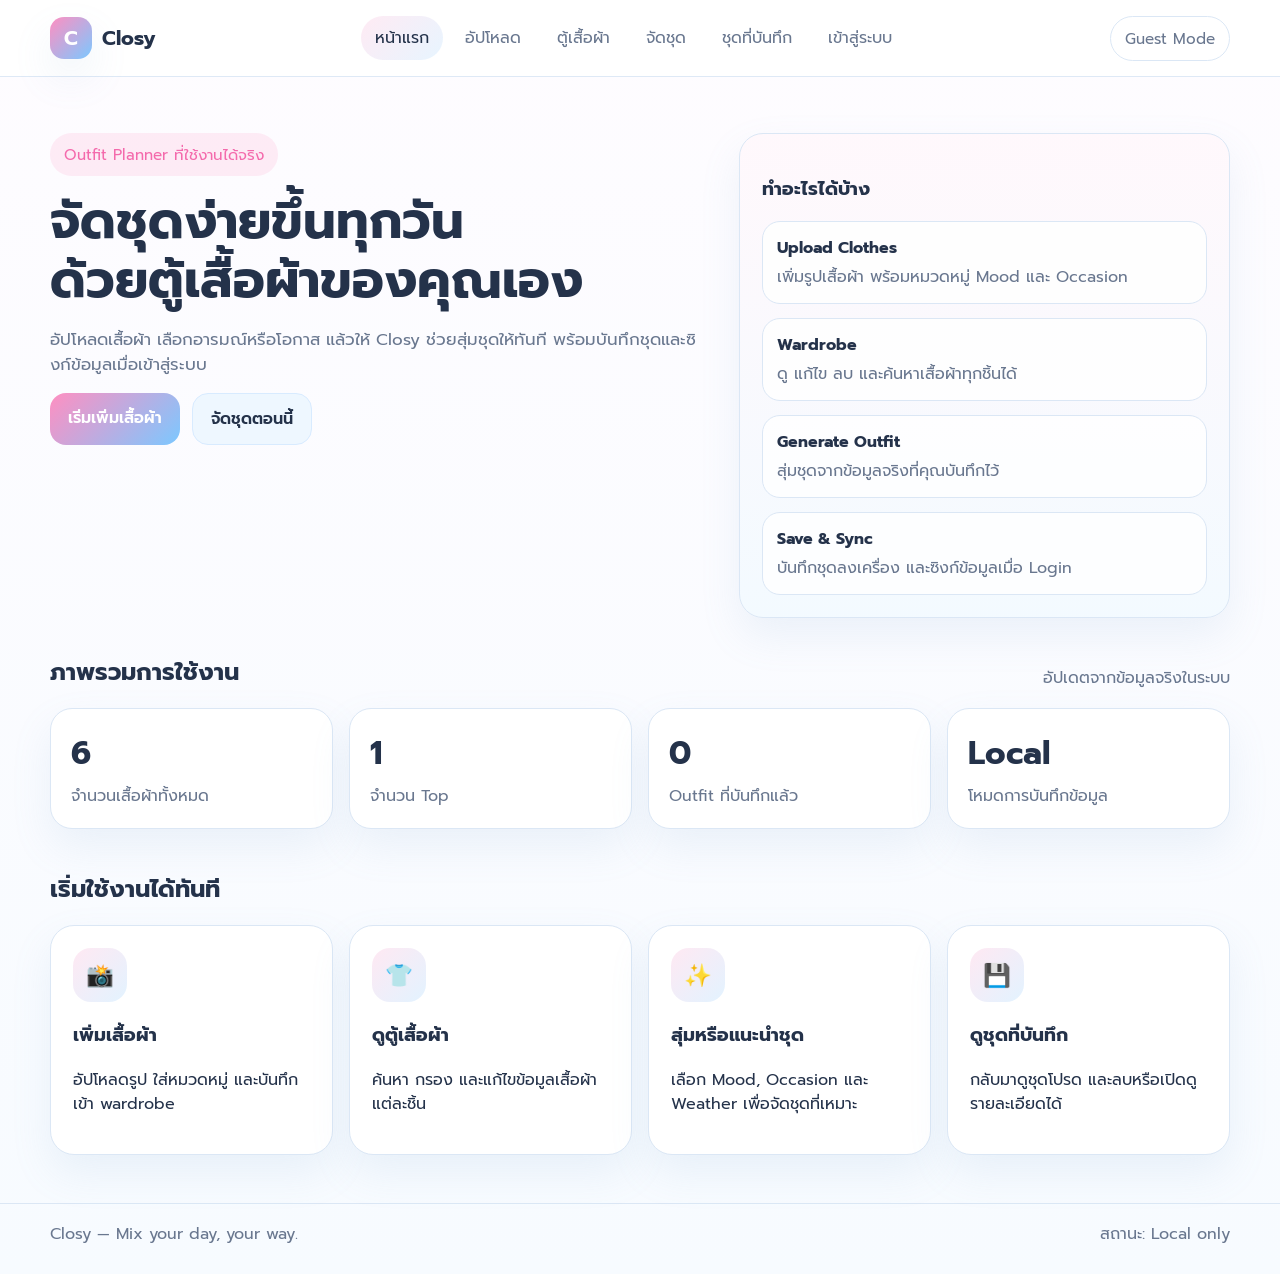
<file: index.html>
<!DOCTYPE html>
<html lang="th">
<head>
  <meta charset="UTF-8" />
  <meta name="viewport" content="width=device-width, initial-scale=1.0" />
  <title>Closy - หน้าแรก</title>
  <link rel="preconnect" href="https://fonts.googleapis.com">
  <link rel="preconnect" href="https://fonts.gstatic.com" crossorigin>
  <link href="https://fonts.googleapis.com/css2?family=Prompt:wght@300;400;500;600;700&display=swap" rel="stylesheet">
  <link rel="stylesheet" href="assets/css/style.css" />
</head>
<body data-page="home">
  <header class="site-header">
    <div class="container nav-wrap">
      <a class="logo" href="index.html">
        <span class="logo-badge">C</span>
        <span>Closy</span>
      </a>
      <nav class="main-nav">
        <a href="index.html" class="active">หน้าแรก</a>
        <a href="upload.html">อัปโหลด</a>
        <a href="wardrobe.html">ตู้เสื้อผ้า</a>
        <a href="generate.html">จัดชุด</a>
        <a href="saved.html">ชุดที่บันทึก</a>
        <a href="login.html">เข้าสู่ระบบ</a>
      </nav>
      <div class="nav-user" id="navUserBox"></div>
    </div>
  </header>

  <main>
    <section class="hero">
      <div class="container hero-grid">
        <div>
          <span class="pill">Outfit Planner ที่ใช้งานได้จริง</span>
          <h1>จัดชุดง่ายขึ้นทุกวัน<br>ด้วยตู้เสื้อผ้าของคุณเอง</h1>
          <p class="hero-text">
            อัปโหลดเสื้อผ้า เลือกอารมณ์หรือโอกาส แล้วให้ Closy ช่วยสุ่มชุดให้ทันที
            พร้อมบันทึกชุดและซิงก์ข้อมูลเมื่อเข้าสู่ระบบ
          </p>
          <div class="hero-actions">
            <a class="btn btn-primary" href="upload.html">เริ่มเพิ่มเสื้อผ้า</a>
            <a class="btn btn-secondary" href="generate.html">จัดชุดตอนนี้</a>
          </div>
        </div>
        <div class="hero-card card soft-gradient">
          <h3>ทำอะไรได้บ้าง</h3>
          <div class="feature-list">
            <div class="feature-item">
              <strong>Upload Clothes</strong>
              <span>เพิ่มรูปเสื้อผ้า พร้อมหมวดหมู่ Mood และ Occasion</span>
            </div>
            <div class="feature-item">
              <strong>Wardrobe</strong>
              <span>ดู แก้ไข ลบ และค้นหาเสื้อผ้าทุกชิ้นได้</span>
            </div>
            <div class="feature-item">
              <strong>Generate Outfit</strong>
              <span>สุ่มชุดจากข้อมูลจริงที่คุณบันทึกไว้</span>
            </div>
            <div class="feature-item">
              <strong>Save & Sync</strong>
              <span>บันทึกชุดลงเครื่อง และซิงก์ข้อมูลเมื่อ Login</span>
            </div>
          </div>
        </div>
      </div>
    </section>

    <section class="stats-section">
      <div class="container">
        <div class="section-title-row">
          <h2>ภาพรวมการใช้งาน</h2>
          <span class="subtle">อัปเดตจากข้อมูลจริงในระบบ</span>
        </div>
        <div class="stats-grid" id="homeStats"></div>
      </div>
    </section>

    <section class="container quick-section">
      <div class="section-title-row">
        <h2>เริ่มใช้งานได้ทันที</h2>
      </div>
      <div class="quick-grid">
        <a class="card quick-card" href="upload.html">
          <div class="icon-circle">📸</div>
          <h3>เพิ่มเสื้อผ้า</h3>
          <p>อัปโหลดรูป ใส่หมวดหมู่ และบันทึกเข้า wardrobe</p>
        </a>
        <a class="card quick-card" href="wardrobe.html">
          <div class="icon-circle">👕</div>
          <h3>ดูตู้เสื้อผ้า</h3>
          <p>ค้นหา กรอง และแก้ไขข้อมูลเสื้อผ้าแต่ละชิ้น</p>
        </a>
        <a class="card quick-card" href="generate.html">
          <div class="icon-circle">✨</div>
          <h3>สุ่มหรือแนะนำชุด</h3>
          <p>เลือก Mood, Occasion และ Weather เพื่อจัดชุดที่เหมาะ</p>
        </a>
        <a class="card quick-card" href="saved.html">
          <div class="icon-circle">💾</div>
          <h3>ดูชุดที่บันทึก</h3>
          <p>กลับมาดูชุดโปรด และลบหรือเปิดดูรายละเอียดได้</p>
        </a>
      </div>
    </section>
  </main>

  <footer class="site-footer">
    <div class="container footer-wrap">
      <span>Closy — Mix your day, your way.</span>
      <span id="syncFooterStatus"></span>
    </div>
  </footer>

  <div id="toastContainer" class="toast-container"></div>
  <script src="assets/js/storage.js"></script>
  <script src="assets/js/app.js"></script>
  <script src="assets/js/home.js"></script>
</body>
</html>
</file>
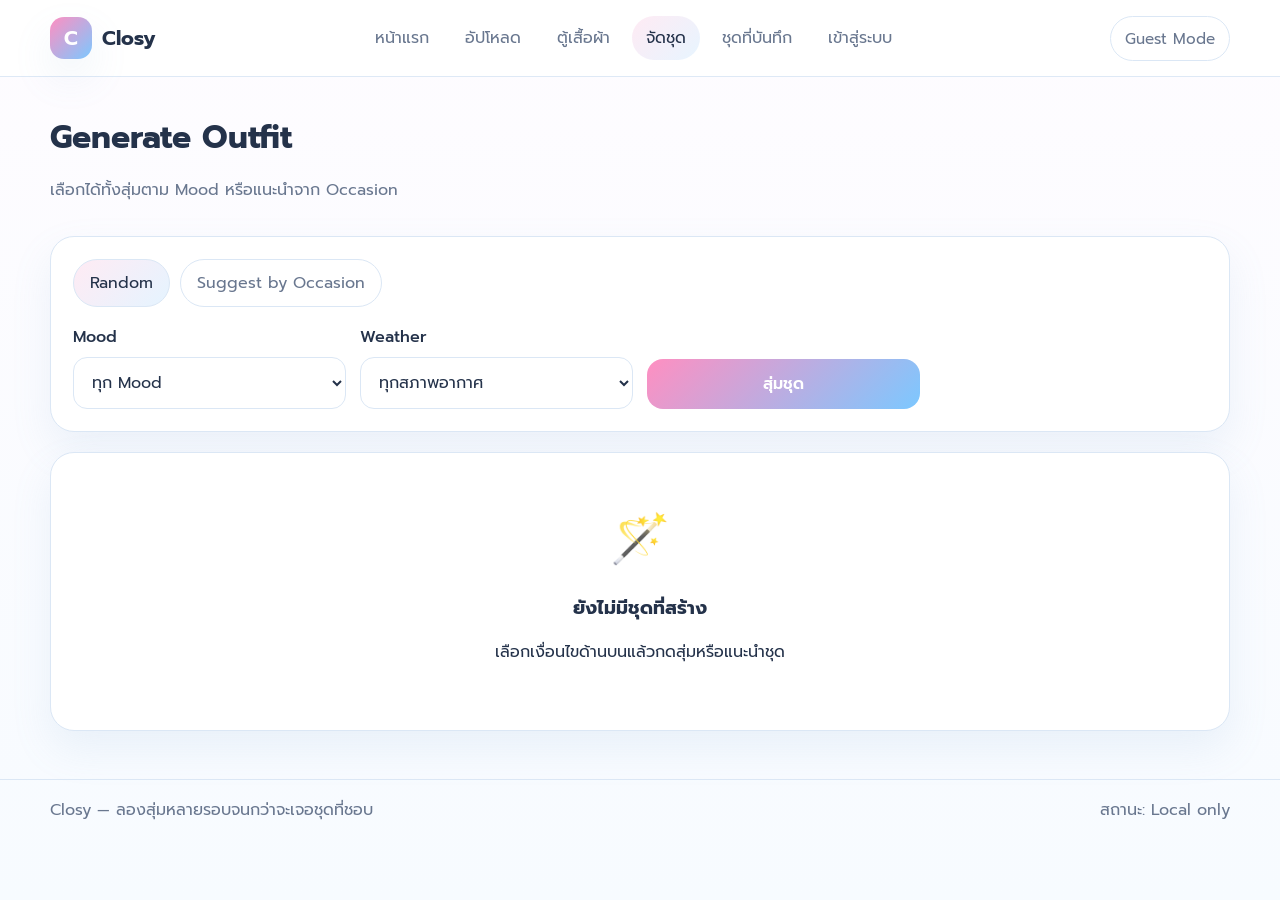
<file: generate.html>
<!DOCTYPE html>
<html lang="th">
<head>
  <meta charset="UTF-8" />
  <meta name="viewport" content="width=device-width, initial-scale=1.0" />
  <title>Closy - จัดชุด</title>
  <link rel="preconnect" href="https://fonts.googleapis.com">
  <link rel="preconnect" href="https://fonts.gstatic.com" crossorigin>
  <link href="https://fonts.googleapis.com/css2?family=Prompt:wght@300;400;500;600;700&display=swap" rel="stylesheet">
  <link rel="stylesheet" href="assets/css/style.css" />
</head>
<body data-page="generate">
  <header class="site-header">
    <div class="container nav-wrap">
      <a class="logo" href="index.html"><span class="logo-badge">C</span><span>Closy</span></a>
      <nav class="main-nav">
        <a href="index.html">หน้าแรก</a>
        <a href="upload.html">อัปโหลด</a>
        <a href="wardrobe.html">ตู้เสื้อผ้า</a>
        <a href="generate.html" class="active">จัดชุด</a>
        <a href="saved.html">ชุดที่บันทึก</a>
        <a href="login.html">เข้าสู่ระบบ</a>
      </nav>
      <div class="nav-user" id="navUserBox"></div>
    </div>
  </header>

  <main class="container page-section">
    <div class="section-title-row">
      <div>
        <h1>Generate Outfit</h1>
        <p class="subtle">เลือกได้ทั้งสุ่มตาม Mood หรือแนะนำจาก Occasion</p>
      </div>
    </div>

    <section class="card">
      <div class="tab-row">
        <button class="tab-btn active" data-tab="random">Random</button>
        <button class="tab-btn" data-tab="occasion">Suggest by Occasion</button>
      </div>

      <div id="randomPanel" class="tab-panel active">
        <div class="filter-grid compact">
          <div class="field">
            <label for="randomMood">Mood</label>
            <select id="randomMood"></select>
          </div>
          <div class="field">
            <label for="randomWeather">Weather</label>
            <select id="randomWeather">
              <option value="all">ทุกสภาพอากาศ</option>
              <option value="ร้อน">ร้อน</option>
              <option value="ฝนตก">ฝนตก</option>
              <option value="เย็น">เย็น</option>
              <option value="ได้ทุกสภาพอากาศ">ได้ทุกสภาพอากาศ</option>
            </select>
          </div>
          <div class="field align-end">
            <button class="btn btn-primary full-width" id="randomOutfitBtn">สุ่มชุด</button>
          </div>
        </div>
      </div>

      <div id="occasionPanel" class="tab-panel">
        <div class="filter-grid compact">
          <div class="field">
            <label for="occasionSelect">Occasion</label>
            <select id="occasionSelect"></select>
          </div>
          <div class="field">
            <label for="occasionMood">Mood</label>
            <select id="occasionMood"></select>
          </div>
          <div class="field">
            <label for="occasionWeather">Weather</label>
            <select id="occasionWeather">
              <option value="all">ทุกสภาพอากาศ</option>
              <option value="ร้อน">ร้อน</option>
              <option value="ฝนตก">ฝนตก</option>
              <option value="เย็น">เย็น</option>
              <option value="ได้ทุกสภาพอากาศ">ได้ทุกสภาพอากาศ</option>
            </select>
          </div>
          <div class="field align-end">
            <button class="btn btn-primary full-width" id="suggestOutfitBtn">แนะนำชุด</button>
          </div>
        </div>
      </div>
    </section>

    <section class="result-shell" id="resultShell">
      <div class="empty-state card" id="generateEmpty">
        <div class="empty-emoji">🪄</div>
        <h3>ยังไม่มีชุดที่สร้าง</h3>
        <p>เลือกเงื่อนไขด้านบนแล้วกดสุ่มหรือแนะนำชุด</p>
      </div>

      <div id="outfitResult" class="hidden">
        <div class="section-title-row">
          <div>
            <h2>Outfit Result</h2>
            <p class="subtle" id="outfitMeta"></p>
          </div>
          <div class="three-actions">
            <button class="btn btn-secondary" id="rerollBtn">สุ่มใหม่</button>
            <button class="btn btn-primary" id="saveOutfitBtn">บันทึกชุดนี้</button>
            <button class="btn btn-ghost" id="shareOutfitBtn">แชร์ข้อความ</button>
          </div>
        </div>

        <div class="outfit-grid" id="outfitGrid"></div>
      </div>
    </section>
  </main>

  <footer class="site-footer">
    <div class="container footer-wrap">
      <span>Closy — ลองสุ่มหลายรอบจนกว่าจะเจอชุดที่ชอบ</span>
      <span id="syncFooterStatus"></span>
    </div>
  </footer>

  <div id="toastContainer" class="toast-container"></div>
  <script src="assets/js/storage.js"></script>
  <script src="assets/js/app.js"></script>
  <script src="assets/js/generate.js"></script>
</body>
</html>
</file>
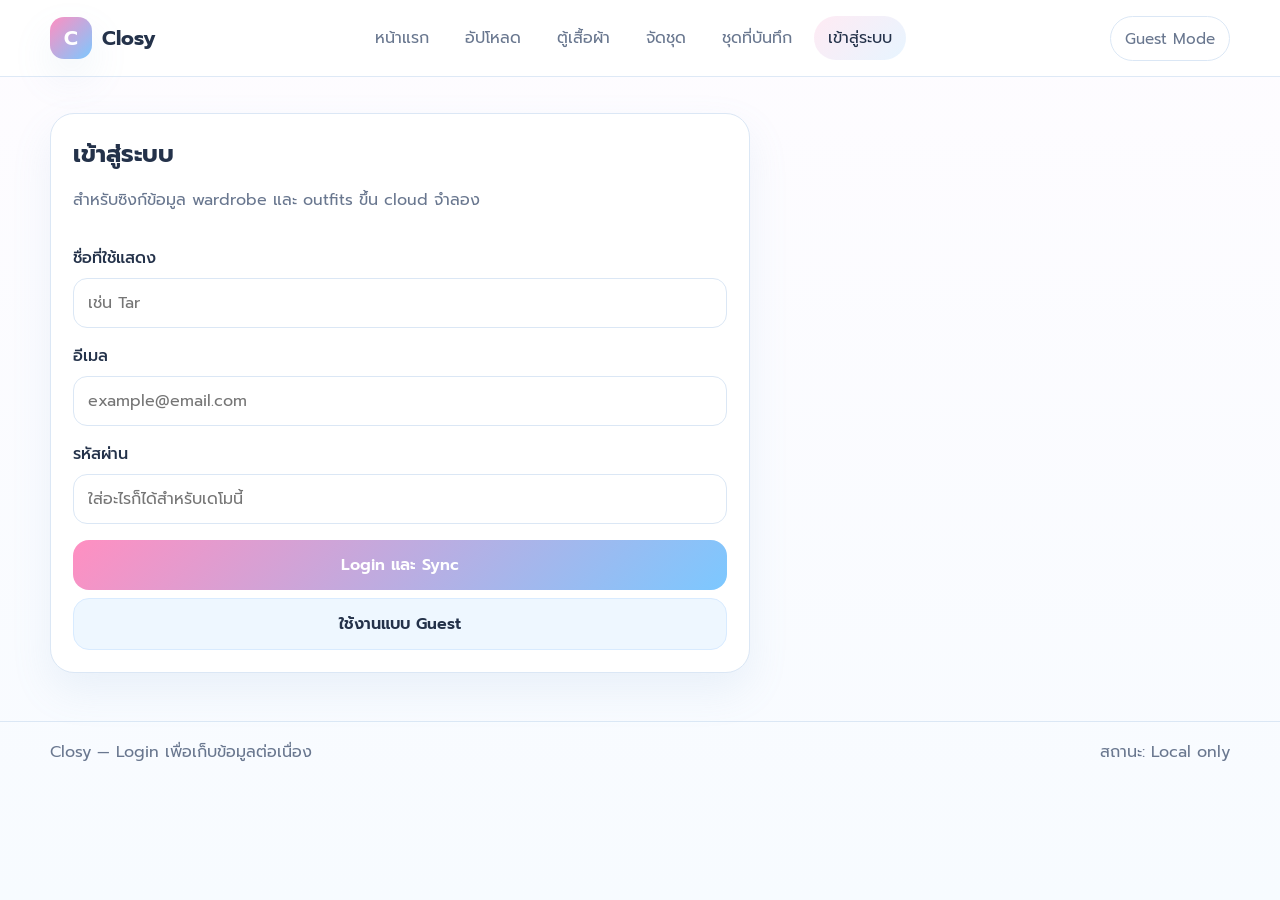
<file: login.html>
<!DOCTYPE html>
<html lang="th">
<head>
  <meta charset="UTF-8" />
  <meta name="viewport" content="width=device-width, initial-scale=1.0" />
  <title>Closy - เข้าสู่ระบบ</title>
  <link rel="preconnect" href="https://fonts.googleapis.com">
  <link rel="preconnect" href="https://fonts.gstatic.com" crossorigin>
  <link href="https://fonts.googleapis.com/css2?family=Prompt:wght@300;400;500;600;700&display=swap" rel="stylesheet">
  <link rel="stylesheet" href="assets/css/style.css" />
</head>
<body data-page="login">
  <header class="site-header">
    <div class="container nav-wrap">
      <a class="logo" href="index.html"><span class="logo-badge">C</span><span>Closy</span></a>
      <nav class="main-nav">
        <a href="index.html">หน้าแรก</a>
        <a href="upload.html">อัปโหลด</a>
        <a href="wardrobe.html">ตู้เสื้อผ้า</a>
        <a href="generate.html">จัดชุด</a>
        <a href="saved.html">ชุดที่บันทึก</a>
        <a href="login.html" class="active">เข้าสู่ระบบ</a>
      </nav>
      <div class="nav-user" id="navUserBox"></div>
    </div>
  </header>

  <main class="container page-section login-page">
    <section class="card login-card" id="loginCard">
      <div class="section-title-row login-head">
        <div>
          <h1>เข้าสู่ระบบ</h1>
          <p class="subtle">สำหรับซิงก์ข้อมูล wardrobe และ outfits ขึ้น cloud จำลอง</p>
        </div>
      </div>
      <form id="loginForm" class="form-grid">
        <div class="field full-width">
          <label for="displayName">ชื่อที่ใช้แสดง</label>
          <input id="displayName" type="text" placeholder="เช่น Tar" required />
        </div>
        <div class="field full-width">
          <label for="email">อีเมล</label>
          <input id="email" type="email" placeholder="example@email.com" required />
        </div>
        <div class="field full-width">
          <label for="password">รหัสผ่าน</label>
          <input id="password" type="password" placeholder="ใส่อะไรก็ได้สำหรับเดโมนี้" required />
        </div>
        <div class="field full-width form-actions two-buttons">
          <button class="btn btn-primary" type="submit">Login และ Sync</button>
          <button class="btn btn-secondary" type="button" id="guestBtn">ใช้งานแบบ Guest</button>
        </div>
      </form>
    </section>

    <section class="card profile-card hidden" id="profileCard">
      <div class="section-title-row">
        <div>
          <h1>โปรไฟล์ผู้ใช้</h1>
          <p class="subtle">สถานะการใช้งานปัจจุบัน</p>
        </div>
      </div>
      <div class="profile-grid" id="profileInfo"></div>
      <div class="two-buttons top-space">
        <button class="btn btn-secondary" id="forceSyncBtn">ซิงก์ข้อมูลอีกครั้ง</button>
        <button class="btn btn-ghost" id="logoutBtn">ออกจากระบบ</button>
      </div>
    </section>
  </main>

  <footer class="site-footer">
    <div class="container footer-wrap">
      <span>Closy — Login เพื่อเก็บข้อมูลต่อเนื่อง</span>
      <span id="syncFooterStatus"></span>
    </div>
  </footer>

  <div id="toastContainer" class="toast-container"></div>
  <script src="assets/js/storage.js"></script>
  <script src="assets/js/app.js"></script>
  <script src="assets/js/login.js"></script>
</body>
</html>
</file>
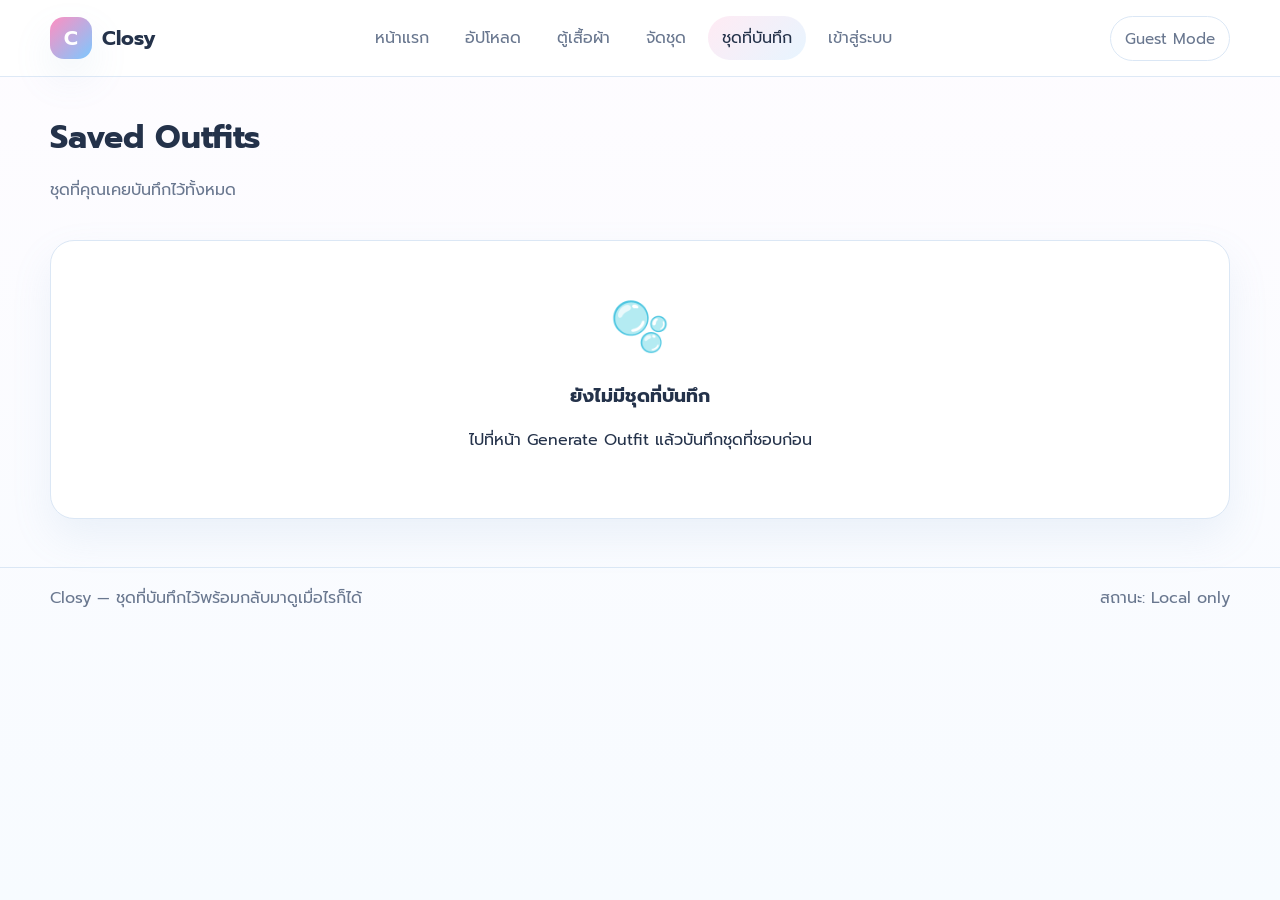
<file: saved.html>
<!DOCTYPE html>
<html lang="th">
<head>
  <meta charset="UTF-8" />
  <meta name="viewport" content="width=device-width, initial-scale=1.0" />
  <title>Closy - ชุดที่บันทึก</title>
  <link rel="preconnect" href="https://fonts.googleapis.com">
  <link rel="preconnect" href="https://fonts.gstatic.com" crossorigin>
  <link href="https://fonts.googleapis.com/css2?family=Prompt:wght@300;400;500;600;700&display=swap" rel="stylesheet">
  <link rel="stylesheet" href="assets/css/style.css" />
</head>
<body data-page="saved">
  <header class="site-header">
    <div class="container nav-wrap">
      <a class="logo" href="index.html"><span class="logo-badge">C</span><span>Closy</span></a>
      <nav class="main-nav">
        <a href="index.html">หน้าแรก</a>
        <a href="upload.html">อัปโหลด</a>
        <a href="wardrobe.html">ตู้เสื้อผ้า</a>
        <a href="generate.html">จัดชุด</a>
        <a href="saved.html" class="active">ชุดที่บันทึก</a>
        <a href="login.html">เข้าสู่ระบบ</a>
      </nav>
      <div class="nav-user" id="navUserBox"></div>
    </div>
  </header>

  <main class="container page-section">
    <div class="section-title-row">
      <div>
        <h1>Saved Outfits</h1>
        <p class="subtle">ชุดที่คุณเคยบันทึกไว้ทั้งหมด</p>
      </div>
    </div>

    <section id="savedList" class="saved-grid"></section>
  </main>

  <div class="modal hidden" id="savedDetailModal">
    <div class="modal-content">
      <div class="modal-header">
        <h2>รายละเอียดชุด</h2>
        <button class="icon-btn" id="closeSavedDetailModal">✕</button>
      </div>
      <div id="savedDetailContent"></div>
    </div>
  </div>

  <footer class="site-footer">
    <div class="container footer-wrap">
      <span>Closy — ชุดที่บันทึกไว้พร้อมกลับมาดูเมื่อไรก็ได้</span>
      <span id="syncFooterStatus"></span>
    </div>
  </footer>

  <div id="toastContainer" class="toast-container"></div>
  <script src="assets/js/storage.js"></script>
  <script src="assets/js/app.js"></script>
  <script src="assets/js/saved.js"></script>
</body>
</html>
</file>
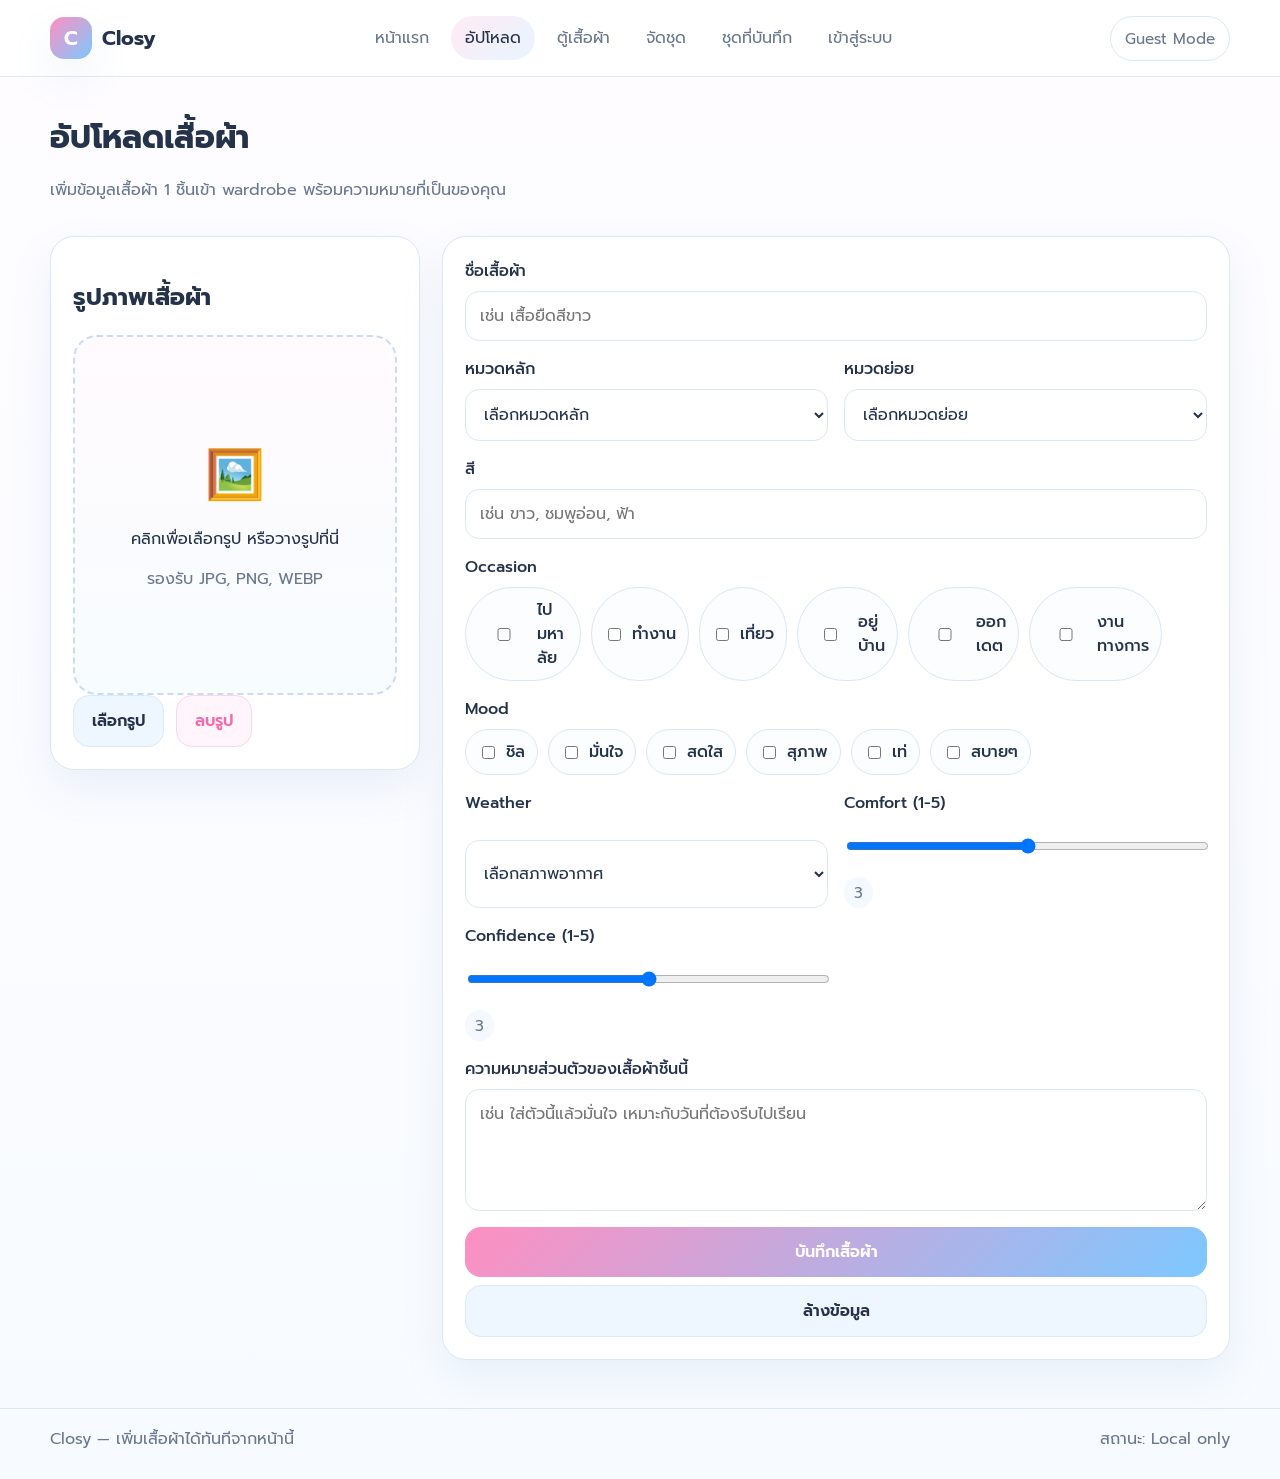
<file: upload.html>
<!DOCTYPE html>
<html lang="th">
<head>
  <meta charset="UTF-8" />
  <meta name="viewport" content="width=device-width, initial-scale=1.0" />
  <title>Closy - อัปโหลดเสื้อผ้า</title>
  <link rel="preconnect" href="https://fonts.googleapis.com">
  <link rel="preconnect" href="https://fonts.gstatic.com" crossorigin>
  <link href="https://fonts.googleapis.com/css2?family=Prompt:wght@300;400;500;600;700&display=swap" rel="stylesheet">
  <link rel="stylesheet" href="assets/css/style.css" />
</head>
<body data-page="upload">
  <header class="site-header">
    <div class="container nav-wrap">
      <a class="logo" href="index.html"><span class="logo-badge">C</span><span>Closy</span></a>
      <nav class="main-nav">
        <a href="index.html">หน้าแรก</a>
        <a href="upload.html" class="active">อัปโหลด</a>
        <a href="wardrobe.html">ตู้เสื้อผ้า</a>
        <a href="generate.html">จัดชุด</a>
        <a href="saved.html">ชุดที่บันทึก</a>
        <a href="login.html">เข้าสู่ระบบ</a>
      </nav>
      <div class="nav-user" id="navUserBox"></div>
    </div>
  </header>

  <main class="container page-section">
    <div class="section-title-row">
      <div>
        <h1>อัปโหลดเสื้อผ้า</h1>
        <p class="subtle">เพิ่มข้อมูลเสื้อผ้า 1 ชิ้นเข้า wardrobe พร้อมความหมายที่เป็นของคุณ</p>
      </div>
    </div>

    <div class="upload-layout">
      <section class="card upload-preview-card">
        <h2>รูปภาพเสื้อผ้า</h2>
        <label class="upload-box" id="uploadBox">
          <input type="file" id="itemImage" accept="image/*" hidden />
          <div id="uploadPlaceholder">
            <div class="upload-emoji">🖼️</div>
            <p>คลิกเพื่อเลือกรูป หรือวางรูปที่นี่</p>
            <span class="subtle">รองรับ JPG, PNG, WEBP</span>
          </div>
          <img id="previewImage" alt="Preview" class="preview-image hidden" />
        </label>
        <div class="upload-actions two-buttons">
          <button class="btn btn-secondary" type="button" id="changeImageBtn">เลือกรูป</button>
          <button class="btn btn-ghost" type="button" id="removeImageBtn">ลบรูป</button>
        </div>
      </section>

      <section class="card form-card">
        <form id="itemForm" class="form-grid">
          <div class="field full-width">
            <label for="itemName">ชื่อเสื้อผ้า</label>
            <input id="itemName" name="itemName" type="text" placeholder="เช่น เสื้อยืดสีขาว" required />
          </div>

          <div class="field">
            <label for="mainCategory">หมวดหลัก</label>
            <select id="mainCategory" name="mainCategory" required>
              <option value="">เลือกหมวดหลัก</option>
              <option value="Top">Top</option>
              <option value="Bottom">Bottom</option>
              <option value="Shoes">Shoes</option>
              <option value="Outerwear">Outerwear</option>
            </select>
          </div>

          <div class="field">
            <label for="subCategory">หมวดย่อย</label>
            <select id="subCategory" name="subCategory" required>
              <option value="">เลือกหมวดย่อย</option>
            </select>
          </div>

          <div class="field full-width">
            <label for="color">สี</label>
            <input id="color" name="color" type="text" placeholder="เช่น ขาว, ชมพูอ่อน, ฟ้า" required />
          </div>

          <div class="field full-width">
            <label>Occasion</label>
            <div class="checkbox-grid" id="occasionGroup"></div>
          </div>

          <div class="field full-width">
            <label>Mood</label>
            <div class="checkbox-grid" id="moodGroup"></div>
          </div>

          <div class="field">
            <label for="weather">Weather</label>
            <select id="weather" name="weather" required>
              <option value="">เลือกสภาพอากาศ</option>
              <option value="ร้อน">ร้อน</option>
              <option value="ฝนตก">ฝนตก</option>
              <option value="เย็น">เย็น</option>
              <option value="ได้ทุกสภาพอากาศ">ได้ทุกสภาพอากาศ</option>
            </select>
          </div>

          <div class="field">
            <label for="comfort">Comfort (1-5)</label>
            <input id="comfort" name="comfort" type="range" min="1" max="5" value="3" />
            <div class="range-value" id="comfortValue">3</div>
          </div>

          <div class="field">
            <label for="confidence">Confidence (1-5)</label>
            <input id="confidence" name="confidence" type="range" min="1" max="5" value="3" />
            <div class="range-value" id="confidenceValue">3</div>
          </div>

          <div class="field full-width">
            <label for="meaning">ความหมายส่วนตัวของเสื้อผ้าชิ้นนี้</label>
            <textarea id="meaning" name="meaning" rows="4" placeholder="เช่น ใส่ตัวนี้แล้วมั่นใจ เหมาะกับวันที่ต้องรีบไปเรียน"></textarea>
          </div>

          <div class="field full-width form-actions two-buttons">
            <button class="btn btn-primary" type="submit" id="saveItemBtn">บันทึกเสื้อผ้า</button>
            <button class="btn btn-secondary" type="reset" id="resetItemBtn">ล้างข้อมูล</button>
          </div>
        </form>
      </section>
    </div>
  </main>

  <footer class="site-footer">
    <div class="container footer-wrap">
      <span>Closy — เพิ่มเสื้อผ้าได้ทันทีจากหน้านี้</span>
      <span id="syncFooterStatus"></span>
    </div>
  </footer>

  <div id="toastContainer" class="toast-container"></div>
  <script src="assets/js/storage.js"></script>
  <script src="assets/js/app.js"></script>
  <script src="assets/js/upload.js"></script>
</body>
</html>
</file>
<file: assets/css/style.css>
:root {
  --bg: #f9fcff;
  --surface: #ffffff;
  --surface-soft: #fef7fb;
  --text: #24324a;
  --muted: #69778f;
  --border: #dbe7f5;
  --pink: #ff8fc1;
  --pink-dark: #f46aac;
  --blue: #7cc8ff;
  --blue-dark: #57afed;
  --mint: #e7f7ff;
  --danger: #ff6b81;
  --success: #37b37e;
  --shadow: 0 18px 40px rgba(125, 161, 205, 0.12);
  --radius: 24px;
}

* { box-sizing: border-box; }
html, body { margin: 0; padding: 0; }
body {
  font-family: 'Prompt', sans-serif;
  background: linear-gradient(180deg, #fefcff 0%, #f7fbff 100%);
  color: var(--text);
  min-height: 100vh;
}
img { max-width: 100%; display: block; }
a { color: inherit; text-decoration: none; }
button, input, select, textarea { font: inherit; }
button { cursor: pointer; }

.container {
  width: min(1180px, calc(100% - 32px));
  margin: 0 auto;
}

.site-header {
  position: sticky;
  top: 0;
  z-index: 20;
  background: rgba(255,255,255,0.85);
  backdrop-filter: blur(12px);
  border-bottom: 1px solid rgba(219, 231, 245, 0.9);
}

.nav-wrap {
  min-height: 76px;
  display: flex;
  align-items: center;
  gap: 20px;
  justify-content: space-between;
}

.logo {
  display: flex;
  align-items: center;
  gap: 10px;
  font-size: 1.25rem;
  font-weight: 700;
}

.logo-badge {
  width: 42px;
  height: 42px;
  display: inline-grid;
  place-items: center;
  border-radius: 14px;
  background: linear-gradient(135deg, var(--pink), var(--blue));
  color: white;
  box-shadow: var(--shadow);
}

.main-nav {
  display: flex;
  flex-wrap: wrap;
  align-items: center;
  gap: 8px;
}

.main-nav a {
  padding: 10px 14px;
  border-radius: 999px;
  color: var(--muted);
  transition: 0.2s ease;
}

.main-nav a:hover,
.main-nav a.active {
  color: var(--text);
  background: linear-gradient(135deg, rgba(255,143,193,0.18), rgba(124,200,255,0.18));
}

.nav-user {
  min-width: 120px;
  display: flex;
  justify-content: flex-end;
}

.user-chip {
  padding: 10px 14px;
  border-radius: 999px;
  background: var(--surface);
  border: 1px solid var(--border);
  color: var(--muted);
  font-size: 0.95rem;
}

.hero { padding: 56px 0 26px; }
.hero-grid {
  display: grid;
  grid-template-columns: 1.15fr 0.85fr;
  gap: 24px;
  align-items: stretch;
}
.hero h1 {
  font-size: clamp(2rem, 4vw, 3.6rem);
  line-height: 1.15;
  margin: 16px 0;
}
.hero-text { color: var(--muted); font-size: 1.05rem; max-width: 720px; }
.hero-actions, .two-buttons, .three-actions {
  display: flex; gap: 12px; flex-wrap: wrap;
}
.pill {
  display: inline-block;
  background: rgba(255,143,193,0.16);
  color: var(--pink-dark);
  padding: 10px 14px;
  border-radius: 999px;
  font-size: 0.95rem;
}
.card {
  background: var(--surface);
  border: 1px solid var(--border);
  border-radius: var(--radius);
  box-shadow: var(--shadow);
  padding: 22px;
}
.soft-gradient {
  background: linear-gradient(180deg, rgba(255,248,252,0.98), rgba(243,250,255,0.98));
}
.feature-list { display: grid; gap: 14px; margin-top: 18px; }
.feature-item {
  padding: 14px;
  border: 1px solid var(--border);
  border-radius: 18px;
  background: rgba(255,255,255,0.82);
  display: grid;
  gap: 5px;
}
.feature-item span { color: var(--muted); }

.section-title-row {
  display: flex;
  justify-content: space-between;
  align-items: flex-end;
  gap: 16px;
  margin-bottom: 18px;
  flex-wrap: wrap;
}
.section-title-row h1,
.section-title-row h2,
.section-title-row h3 { margin: 0; }
.subtle { color: var(--muted); }

.stats-section { padding: 10px 0 16px; }
.stats-grid, .quick-grid, .profile-grid {
  display: grid;
  gap: 16px;
  grid-template-columns: repeat(auto-fit, minmax(220px, 1fr));
}
.stat-card {
  padding: 20px;
  border-radius: 22px;
  background: var(--surface);
  border: 1px solid var(--border);
  box-shadow: var(--shadow);
}
.stat-number { font-size: 2rem; font-weight: 700; margin-bottom: 6px; }
.stat-label { color: var(--muted); }

.quick-section { padding: 26px 0 48px; }
.quick-card { transition: transform .2s ease, box-shadow .2s ease; }
.quick-card:hover { transform: translateY(-3px); }
.icon-circle {
  width: 54px;
  height: 54px;
  border-radius: 18px;
  display: grid;
  place-items: center;
  background: linear-gradient(135deg, rgba(255,143,193,0.2), rgba(124,200,255,0.22));
  margin-bottom: 14px;
  font-size: 1.4rem;
}

.page-section { padding: 36px 0 48px; }
.btn {
  border: none;
  border-radius: 16px;
  padding: 13px 18px;
  font-weight: 600;
  transition: .2s ease;
}
.btn:hover { transform: translateY(-1px); }
.btn-primary {
  background: linear-gradient(135deg, var(--pink), var(--blue));
  color: white;
}
.btn-secondary {
  background: #eef7ff;
  color: var(--text);
  border: 1px solid #d8ebff;
}
.btn-ghost {
  background: #fff5fa;
  color: var(--pink-dark);
  border: 1px solid #ffd6e7;
}
.full-width { width: 100%; }
.align-end { display: flex; align-items: end; }
.top-space { margin-top: 16px; }

.upload-layout {
  display: grid;
  grid-template-columns: 370px 1fr;
  gap: 22px;
  align-items: start;
}
.upload-box {
  min-height: 360px;
  border: 2px dashed #c9ddf2;
  background: linear-gradient(180deg, #fffafd, #f7fcff);
  border-radius: 24px;
  display: grid;
  place-items: center;
  padding: 20px;
  text-align: center;
}
.upload-emoji { font-size: 3rem; margin-bottom: 10px; }
.preview-image {
  width: 100%;
  height: 100%;
  max-height: 420px;
  object-fit: contain;
  border-radius: 18px;
}
.hidden { display: none !important; }

.form-grid {
  display: grid;
  grid-template-columns: repeat(2, minmax(0, 1fr));
  gap: 16px;
}
.field { display: grid; gap: 8px; }
.field label { font-weight: 500; }
.field input,
.field select,
.field textarea {
  width: 100%;
  border-radius: 14px;
  border: 1px solid var(--border);
  background: white;
  padding: 12px 14px;
  color: var(--text);
}
.field textarea { resize: vertical; }
.full-width { grid-column: 1 / -1; }
.range-value {
  justify-self: start;
  padding: 4px 10px;
  border-radius: 999px;
  background: #f4f8ff;
  color: var(--muted);
  font-size: .95rem;
}
.checkbox-grid {
  display: flex;
  flex-wrap: wrap;
  gap: 10px;
}
.checkbox-chip {
  display: inline-flex;
  align-items: center;
  gap: 8px;
  border-radius: 999px;
  border: 1px solid var(--border);
  background: #fbfdff;
  padding: 10px 12px;
}

.filter-card, .result-shell { margin-top: 20px; }
.filter-grid {
  display: grid;
  grid-template-columns: repeat(4, minmax(0, 1fr));
  gap: 14px;
}
.filter-grid.compact { align-items: end; }

.wardrobe-grid, .saved-grid {
  margin-top: 22px;
  display: grid;
  gap: 18px;
  grid-template-columns: repeat(auto-fit, minmax(285px, 1fr));
}
.item-card {
  overflow: hidden;
  display: grid;
  gap: 14px;
}
.item-card img {
  width: 100%;
  height: 240px;
  object-fit: cover;
  border-radius: 18px;
  background: #f2f7fb;
}
.tag-row { display: flex; flex-wrap: wrap; gap: 8px; }
.tag {
  display: inline-flex;
  align-items: center;
  gap: 6px;
  padding: 8px 10px;
  border-radius: 999px;
  background: #f5faff;
  border: 1px solid #dcebfa;
  color: var(--muted);
  font-size: 0.9rem;
}
.card-actions { display: flex; gap: 10px; flex-wrap: wrap; }
.btn-danger {
  background: #fff1f3;
  border: 1px solid #ffd4dc;
  color: var(--danger);
}
.empty-state {
  text-align: center;
  padding: 50px 20px;
}
.empty-emoji { font-size: 3rem; }

.tab-row { display: flex; gap: 10px; margin-bottom: 18px; }
.tab-btn {
  border: 1px solid var(--border);
  background: white;
  color: var(--muted);
  border-radius: 999px;
  padding: 11px 16px;
}
.tab-btn.active {
  background: linear-gradient(135deg, rgba(255,143,193,0.18), rgba(124,200,255,0.2));
  color: var(--text);
}
.tab-panel { display: none; }
.tab-panel.active { display: block; }
.outfit-grid {
  display: grid;
  gap: 18px;
  grid-template-columns: repeat(auto-fit, minmax(250px, 1fr));
}
.outfit-card img,
.saved-mini-card img {
  width: 100%;
  height: 220px;
  object-fit: cover;
  border-radius: 18px;
  background: #f1f7fd;
}
.saved-mini-grid {
  display: grid;
  gap: 14px;
  grid-template-columns: repeat(3, minmax(0, 1fr));
}
.saved-mini-card { display: grid; gap: 10px; }

.modal {
  position: fixed;
  inset: 0;
  background: rgba(28, 39, 59, 0.36);
  display: grid;
  place-items: center;
  padding: 20px;
  z-index: 40;
}
.modal-content {
  width: min(920px, 100%);
  max-height: 90vh;
  overflow: auto;
  background: white;
  border-radius: 24px;
  padding: 24px;
  box-shadow: 0 30px 60px rgba(13, 33, 64, 0.24);
}
.large-modal { width: min(1000px, 100%); }
.modal-header {
  display: flex;
  align-items: center;
  justify-content: space-between;
  gap: 12px;
  margin-bottom: 18px;
}
.icon-btn {
  border: none;
  width: 40px;
  height: 40px;
  border-radius: 12px;
  background: #f5f9fd;
}

.login-page { display: grid; gap: 20px; }
.login-card, .profile-card { max-width: 700px; }
.profile-info-card {
  border: 1px solid var(--border);
  background: linear-gradient(180deg, #fff9fc, #f6fbff);
  border-radius: 20px;
  padding: 18px;
}

.site-footer {
  border-top: 1px solid var(--border);
  padding: 18px 0 28px;
  color: var(--muted);
}
.footer-wrap {
  display: flex;
  justify-content: space-between;
  gap: 12px;
  flex-wrap: wrap;
}

.toast-container {
  position: fixed;
  top: 92px;
  right: 16px;
  display: grid;
  gap: 10px;
  z-index: 60;
}
.toast {
  min-width: 280px;
  max-width: 360px;
  padding: 14px 16px;
  border-radius: 18px;
  background: white;
  border: 1px solid var(--border);
  box-shadow: var(--shadow);
}
.toast.success { border-color: #c9efd9; }
.toast.error { border-color: #ffd4dc; }

@media (max-width: 980px) {
  .hero-grid,
  .upload-layout,
  .filter-grid,
  .form-grid { grid-template-columns: 1fr; }
  .saved-mini-grid { grid-template-columns: 1fr; }
}

@media (max-width: 760px) {
  .nav-wrap { align-items: flex-start; padding: 12px 0; flex-direction: column; }
  .main-nav { width: 100%; }
  .main-nav a { padding: 9px 12px; }
  .hero { padding-top: 28px; }
  .hero-actions, .two-buttons, .three-actions { flex-direction: column; }
  .btn { width: 100%; }
}
</file>
